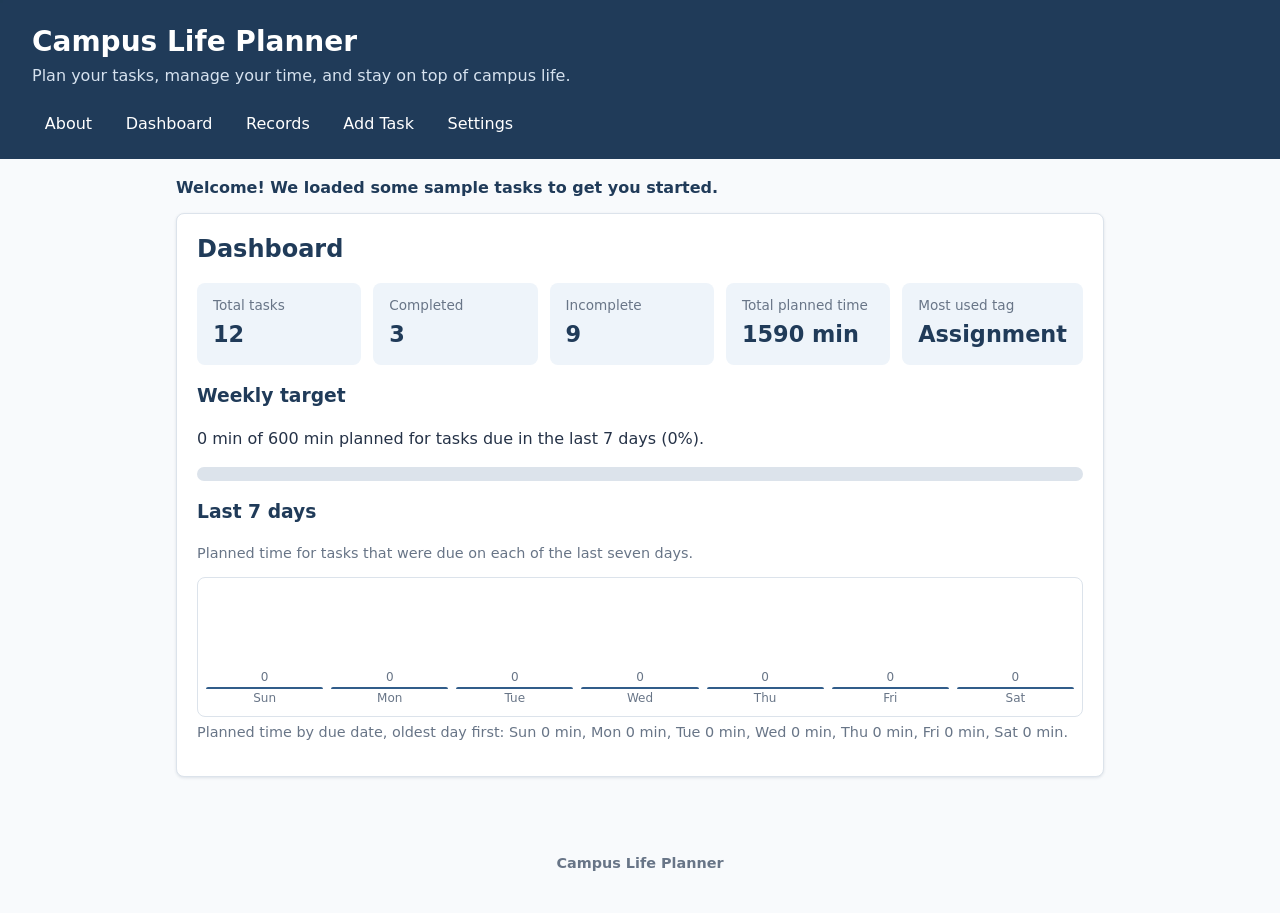
<file: index.html>
<!DOCTYPE html>
<html lang="en">
<head>
  <meta charset="UTF-8">
  <meta name="viewport" content="width=device-width, initial-scale=1">
  <title>Dashboard | Campus Life Planner</title>
  <link rel="stylesheet" href="style.css">
  <script type="module" src="scripts/app.js"></script>
</head>
<body>
  <a class="skip-link" href="#main-content">Skip to main content</a>

  <header class="site-header">
    <h1>Campus Life Planner</h1>
    <p>Plan your tasks, manage your time, and stay on top of campus life.</p>
    <nav aria-label="Main navigation">
      <ul class="nav-list">
        <li><a href="about.html">About</a></li>
        <li><a href="index.html" aria-current="page">Dashboard</a></li>
        <li><a href="records.html">Records</a></li>
        <li><a href="task-form.html">Add Task</a></li>
        <li><a href="settings.html">Settings</a></li>
      </ul>
    </nav>
  </header>

  <main id="main-content">

    <!-- Status message: screen readers announce changes automatically -->
    <p id="status-message" class="status-message" aria-live="polite"></p>

    <section id="dashboard" class="panel">
      <h2>Dashboard</h2>
      <p id="dashboard-empty" class="empty-message" hidden>No tasks yet. Add your first task to see your statistics.</p>

      <div class="dashboard-grid">
        <div class="stat-card"><span class="stat-label">Total tasks</span><span class="stat-value" id="stat-total">0</span></div>
        <div class="stat-card"><span class="stat-label">Completed</span><span class="stat-value" id="stat-completed">0</span></div>
        <div class="stat-card"><span class="stat-label">Incomplete</span><span class="stat-value" id="stat-incomplete">0</span></div>
        <div class="stat-card"><span class="stat-label">Total planned time</span><span class="stat-value" id="stat-duration">0 min</span></div>
        <div class="stat-card"><span class="stat-label">Most used tag</span><span class="stat-value" id="stat-top-tag">None</span></div>
      </div>

      <h3>Weekly target</h3>
      <p id="target-text">0 of 0 minutes planned this week.</p>
      <div class="progress-track">
        <div id="target-bar" class="progress-fill" role="progressbar" aria-label="Planned time compared with weekly target" aria-valuemin="0" aria-valuemax="100" aria-valuenow="0"></div>
      </div>

      <h3>Last 7 days</h3>
      <p class="hint">Planned time for tasks that were due on each of the last seven days.</p>
      <div id="week-chart" class="week-chart"></div>
      <p id="week-summary" class="hint"></p>
    </section>

  </main>

  <footer class="site-footer">
    <p><strong>Campus Life Planner</strong></p>
  </footer>
</body>
</html>
</file>
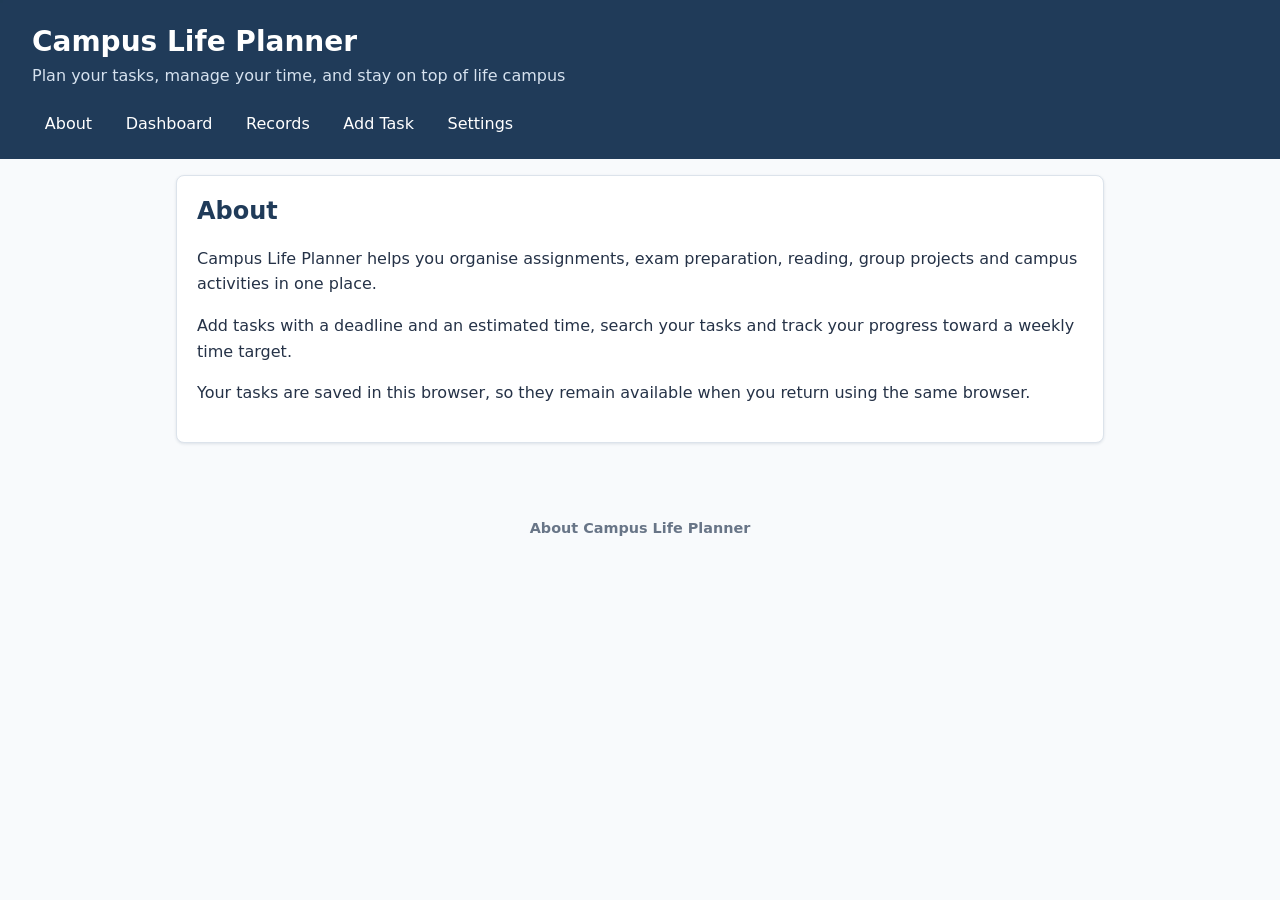
<file: about.html>
<!DOCTYPE html>
<html lang="en">
<head>
    <meta charset="UTF-8">
    <meta name="viewport" content="width=device-width, initial-scale=1.0">
    <title>About | Campus Life Planner</title>
    <link rel="stylesheet" href="style.css">
</head>
<body>
    <a class="skip-link" href="#main-content">skip to main content</a>

    <header class="site-header">
        <h1>Campus Life Planner</h1>
        <p>Plan your tasks, manage your time, and stay on top of life campus</p>

        <nav aria-label="Main navigation">
            <ul class="nav-list">
                <li><a href="about.html" aria-current="page">About</a></li>
                <li><a href="index.html">Dashboard</a></li>
                <li><a href="records.html">Records</a></li>
                <li><a href="task-form.html">Add Task</a></li>
                <li><a href="settings.html">Settings</a></li>
            </ul>
        </nav>
    </header>

    <main id="main-content">
        <section class="panel">
            <h2>About</h2>

            <p>
                Campus Life Planner helps you organise assignments, exam preparation,
                reading, group projects and campus activities in one place.
            </p>

            <p>
                Add tasks with a deadline and an estimated time, search your tasks
                and track your progress toward a weekly time target.
            </p>

            <p>
                Your tasks are saved in this browser, so they remain available when
                you return using the same browser.
            </p>
        </section>
    </main>

    <footer class="site-footer">
        <p><strong>About Campus Life Planner</strong></p>
    </footer>
</body>
</html>
</file>
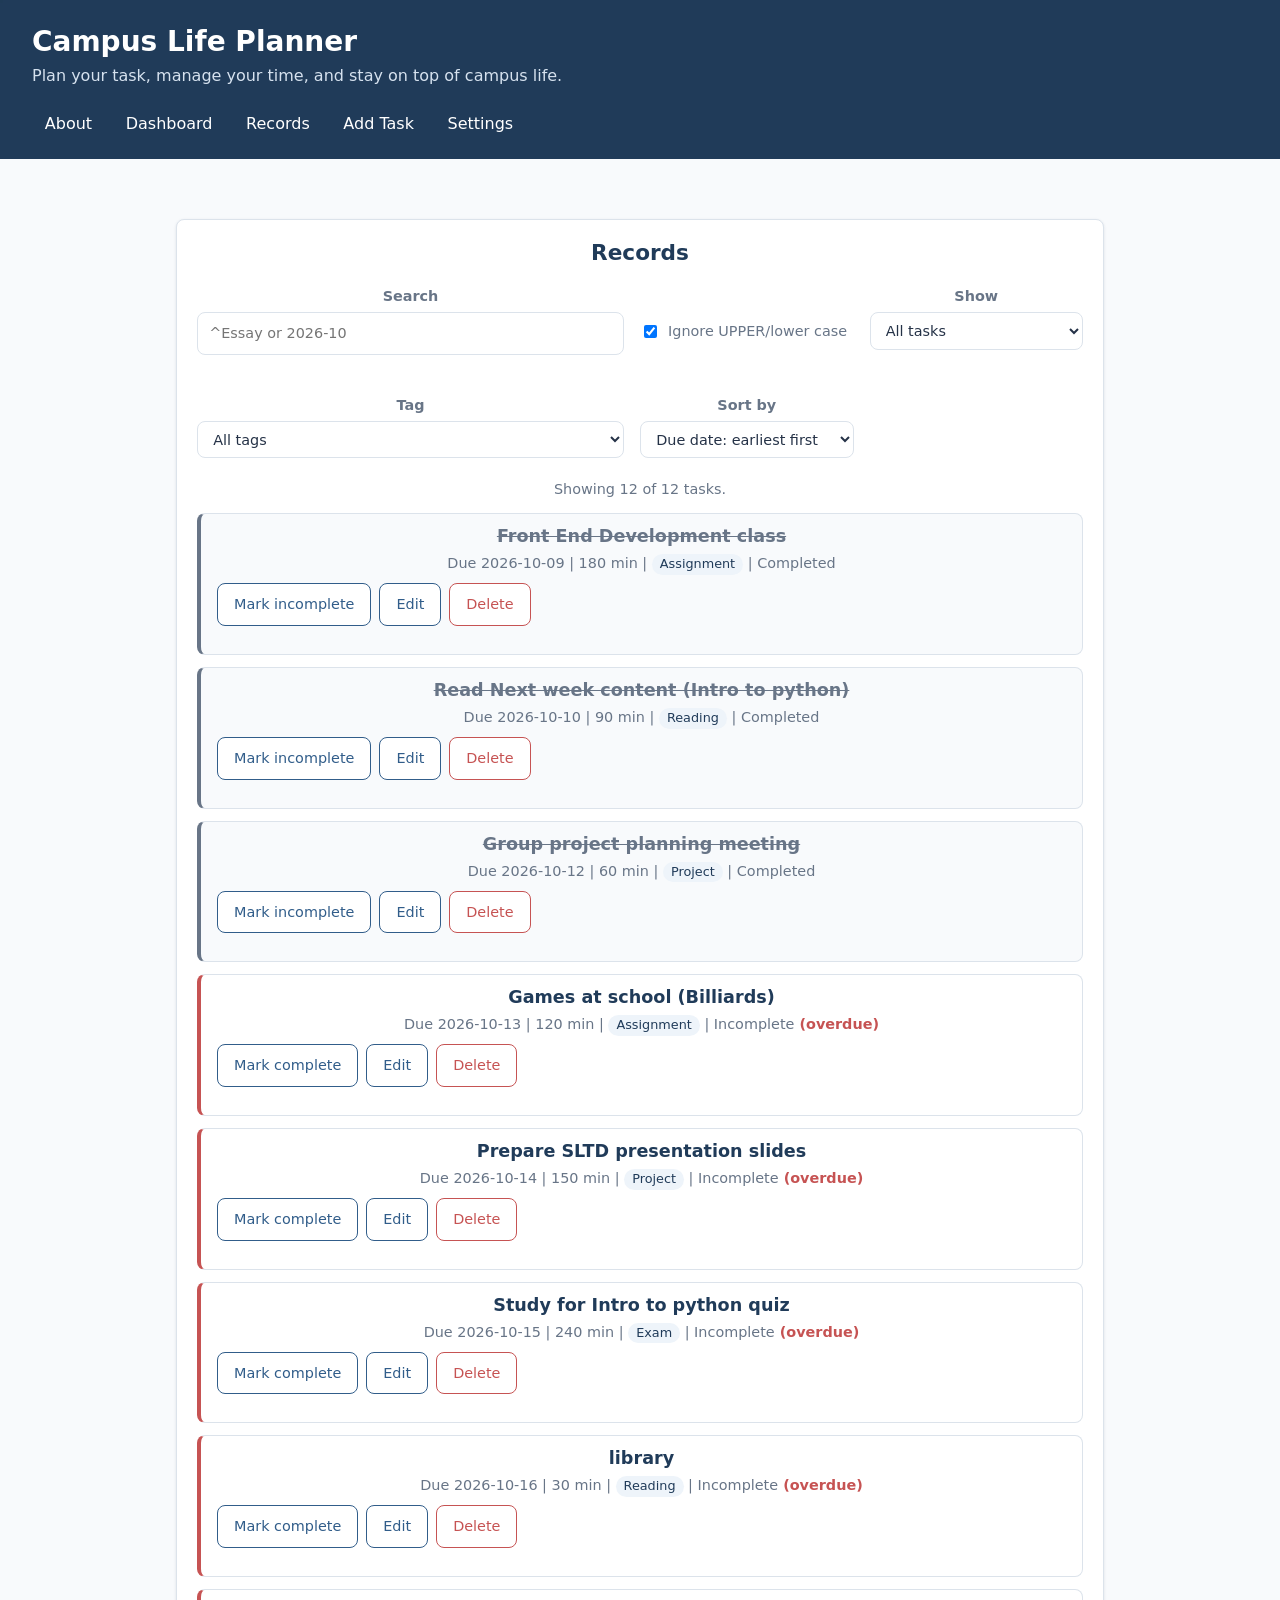
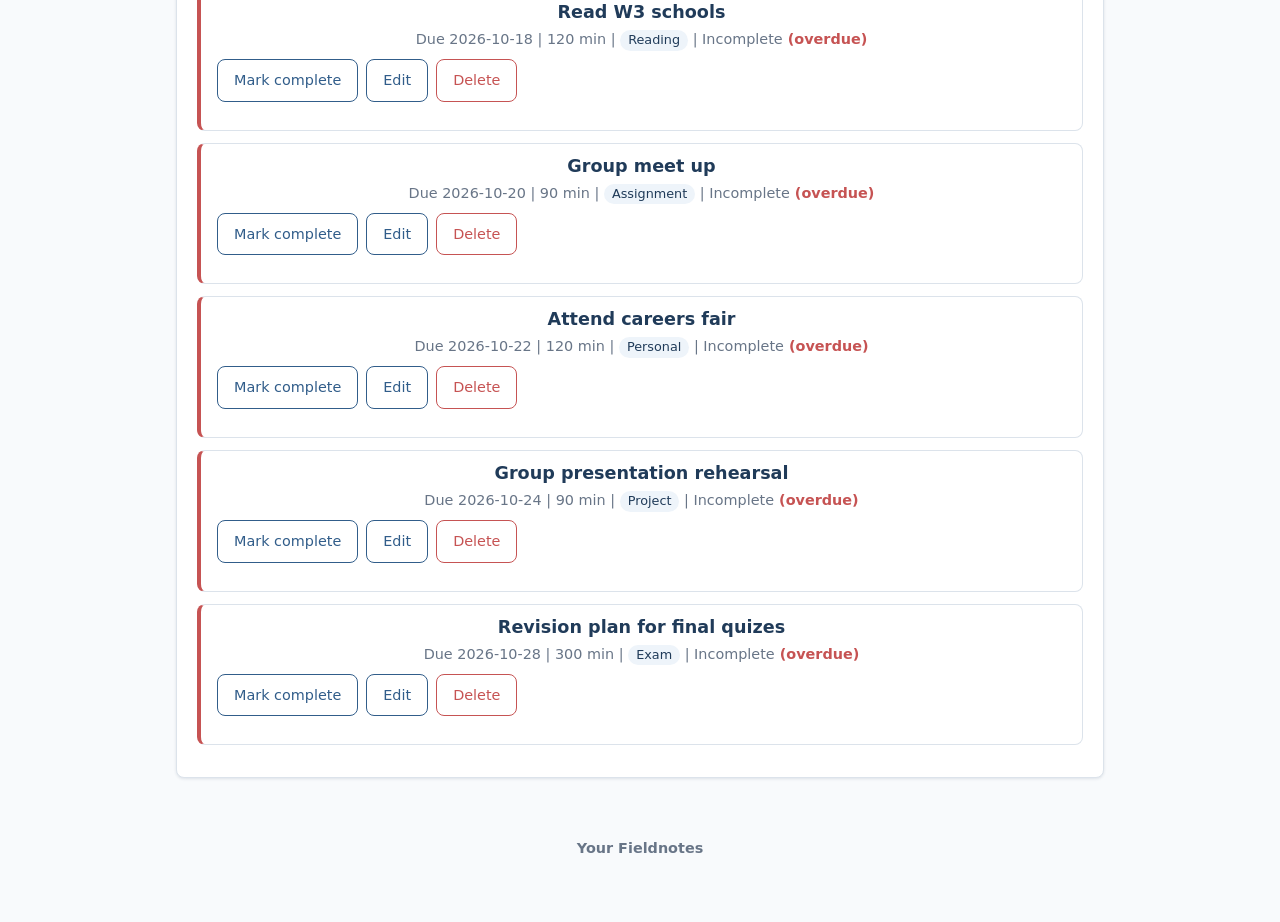
<file: records.html>
<!DOCTYPE html>
<html lang="en">
<head>
    <meta charset="UTF-8">
    <meta name="viewport" content="width=device-width, initial-scale=1.0">
    <title>Recoeds | Campus Life Planner</title>
    <link rel="stylesheet" href="style.css">
    <script type="module" src="scripts/app.js"></script>
</head>
<body>
    <a class="skip-link" href="#main-content">skip to main content</a>

    <header class="site-header">
        <h1>Campus Life Planner</h1>
        <p>Plan your task, manage your time, and stay on top of campus life.</p>

        <nav aria-label="Main navigation">
            <ul class="nav-list">
                <li><a href="about.html">About</a></li>
                <li><a href="index.html">Dashboard</a></li>
                <li><a href="records.html" aria-current="page">Records</a></li>
                <li><a href="task-form.html">Add Task</a></li>
                <li><a href="settings.html">Settings</a></li>
            </ul>
        </nav>
    </header>

    <main class="site-footer">
        <p id="status-message" class="status-message" aria-live="polite"></p>

        <section id="records" class="panel">
            <h2>Records</h2>

            <div class="toolbar">
                <div class="form-group">
                    <label for="search-input">Search</label>
                    <input type="text" id="search-input" placeholder="^Essay or 2026-10">

                    <p id="search-error" class="error-text" role="alert"></p>
                </div>
                <div class="form-group checkbox-group">
                    <input type="checkbox" id="search-case" checked>
                    <label for="search-case">Ignore UPPER/lower case</label>
                </div>
                <div class="form-group">
                    <label for="filter-status">Show</label>
                    <select id="filter-status">
                        <option value="all">All tasks</option>
                        <option value="incomplete">Incomplete only</option>
                        <option value="completed">Completed only</option>
                    </select>
                </div>
                <div class="form-group">
                    <label for="filter-tag">Tag</label>
                    <select id="filter-tag"><option value="all">All tags</option></select>
                </div>
                <div class="form-group">
                    <label for="sort-select">Sort by</label>
                    <select id="sort-select">
                        <option value="due-asc">Due date: earliest first</option>
                        <option value="due-desc">Due date: latest first</option>
                        <option value="title-asc">Title: A to Z</option>
                        <option value="title-desc">Title: Z to A</option>
                        <option value="duration-asc">Duration: shortest first</option>
                        <option value="duration-desc">Duration: longest first</option>
                    </select>
                </div>
            </div>

            <p id="result-count" class="hint"></p>
            <ul id="task-list" class="task-list"></ul>
        </section>

        <footer class="site-footer">
            <p><strong>Your Fieldnotes</strong></p>
        </footer>
    </main>
</body>
</html>
</file>
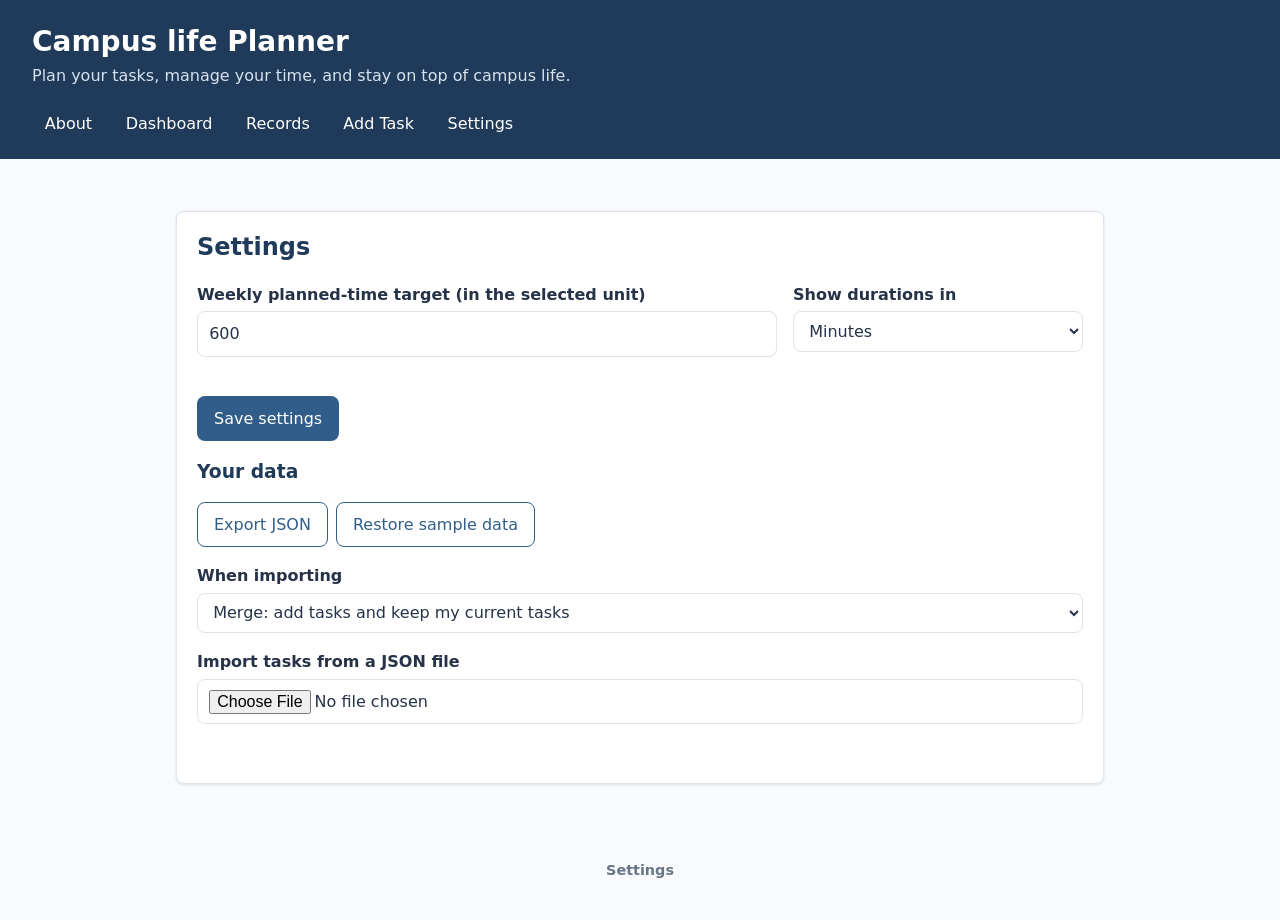
<file: settings.html>
<!DOCTYPE html>
<html lang="en">
<head>
    <meta charset="UTF-8">
    <meta name="viewport" content="width=device-width, initial-scale=1.0">
    <title>Settings | Campus Life Planner</title>
    <link rel="stylesheet" href="style.css">
    <script type="module" src="scripts/app.js"></script>
</head>
<body>
    <a class="skip-link" href="#main-content">skip to main content</a>

    <header class="site-header">
        <h1>Campus life Planner</h1>
        <p>Plan your tasks, manage your time, and stay on top of campus life.</p>

        <nav aria-label="Main navigation">
            <ul class="nav-list">
                <li><a href="about.html">About</a></li>
                <li><a href="index.html">Dashboard</a></li>
                <li><a href="records.html">Records</a></li>
                <li><a href="task-form.html">Add Task</a></li>
                <li><a href="settings.html" aria-current="page">Settings</a></li>
            </ul>
        </nav>
    </header>

    <main id="main-content">
        <p id="status-message" class="status-message" aria-live="polite"></p>

        <section id="settings" class="panel">
            <h2>Settings</h2>

            <div class="form-row">
                <div class="form-group">
                    <label for="target-input">Weekly planned-time target (in the selected unit)</label>
                    <input type="text" id="target-input" inputmode="decimal">
                    <p class="error-text" id="target-error"></p>
                </div>
                <div class="form-group">
                    <label for="display-unit">Show durations in</label>
                    <select id="display-unit">
                        <option value="minutes">Minutes</option>
                            <option value="hours">Hours</option>
                    </select>
                </div>
            </div>

            <button type="button" class="primary-button" id="save-settings-button">Save settings</button>

            <h3>Your data</h3>
            <div class="button-row">
                <button type="button" class="secondary-button" id="export-button">Export JSON</button>
                <button type="button" class="secondary-button" id="restore-button">Restore sample data</button>
            </div>
            <div class="form-group">
                <label for="import-mode">When importing</label>
                <select id="import-mode">
                    <option value="merge">Merge: add tasks and keep my current tasks</option>
                    <option value="replace">Replace: remove my current tasks first</option>
                </select>
            </div>
            <div class="form-group">
                <label for="import-file">Import tasks from a JSON file</label>
                <input type="file" id="import-file" accept=".json,application/json">
                <p class="error-text" id="import-error" role="alert"></p>
            </div>
        </section>

    </main>
    <footer class="site-footer">
        <p><strong>Settings</strong></p>
    </footer>
</body>
</html>
</file>
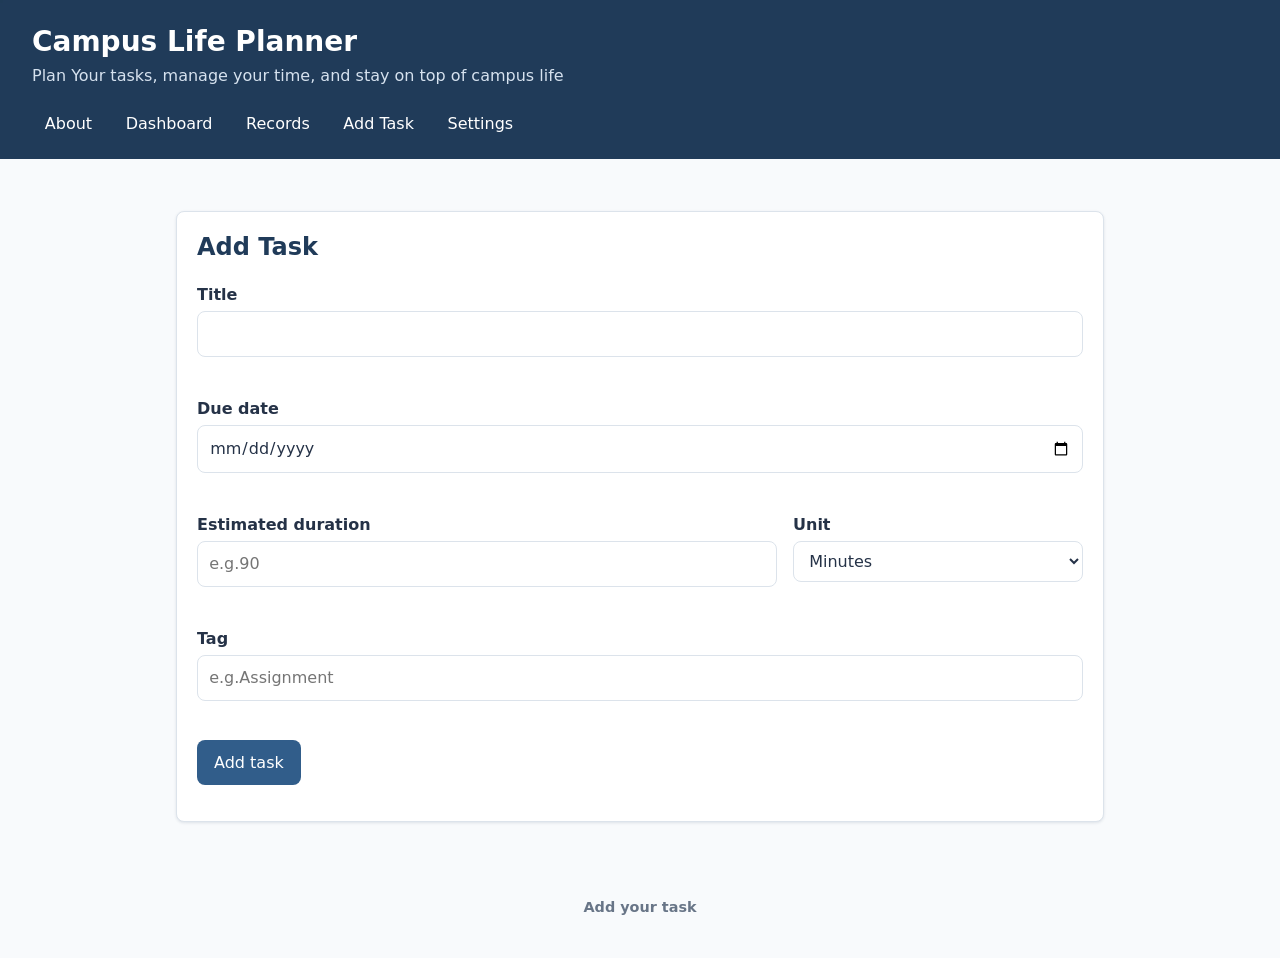
<file: task-form.html>
<!DOCTYPE html>
<html lang="en">
<head>
    <meta charset="UTF-8">
    <meta name="viewport" content="width=device-width, initial-scale=1.0">
    <title>Add Task | Campus Life Planner</title>
    <link rel="stylesheet" href="style.css">
    <script type="module" src="scripts/app.js"></script>
</head>
<body>
    <a class="skip-link" href="#main-content">Skip to main content</a>

    <header class="site-header">
        <h1>Campus Life Planner</h1>
        <p>Plan Your tasks, manage your time, and stay on top of campus life</p>

        <nav aria-label="Main-navigation">
            <ul class="nav-list">
                <li><a href="about.html">About</a></li>
                <li><a href="index.html">Dashboard</a></li>
                <li><a href="records.html">Records</a></li>
                <li><a href="task-form.html" aria-current="page">Add Task</a></li>
                <li><a href="settings.html">Settings</a></li>
            </ul>
        </nav>
    </header>

    <main id="main-content">
        <p id="status-message" class="status-message" aria-live="polite"></p>

        <section id="task-form-section" class="panel">
            <h2 id="form-heading">Add Task</h2>
            <form id="task-form" novalidate>
                <input type="hidden" id="task-id">

                <div class="form-group">
                    <label for="task-title">Title</label>
                    <input type="text" id="task-title" autocomplete="off">
                    <p class="error-text" id="title-error"></p>
                </div>

                <div class="form-group">
                    <label for="task-date">Due date</label>
                    <input type="date" id="task-date">
                    <p class="error-text" id="date-error"></p>
                </div>

                <div class="form-row">
                    <div class="form-group">
                        <label for="task-duration">Estimated duration</label>
                        <input type="text" id="task-duration" inputmode="decimal" placeholder="e.g.90">
                        <p class="error-text" id="duration-error"></p>
                    </div>
                    <div class="form-group">
                        <label for="task-unit">Unit</label>
                        <select id="task-unit">
                            <option value="minutes">Minutes</option>
                            <option value="hours">Hours</option>
                        </select>
                    </div>
                </div>

                <div class="form-group">
                    <label for="task-tag">Tag</label>
                    <input type="text" id="task-tag" list="tag-options" placeholder="e.g.Assignment">
                    <datalist id="tag-options">
                        <option value="Assignment"></option>
                        <option value="Exam"></option>
                        <option value="Reading"></option>
                        <option value="Project"></option>
                        <option value="Personal"></option>
                    </datalist>
                    <p class="error-text" id="target-error"></p>
                </div>

                <div class="button-row">
                    <button type="submit" class="primary-button" id="save-button">Add task</button>
                    <button type="button" class="secondary-button" id="cancel-edit-button" hidden>Cancel editing</button>
                </div>
            </form>
        </section>

    </main>

    <footer class="site-footer">
        <p><strong>Add your task</strong></p>
    </footer>
</body>
</html>
</file>
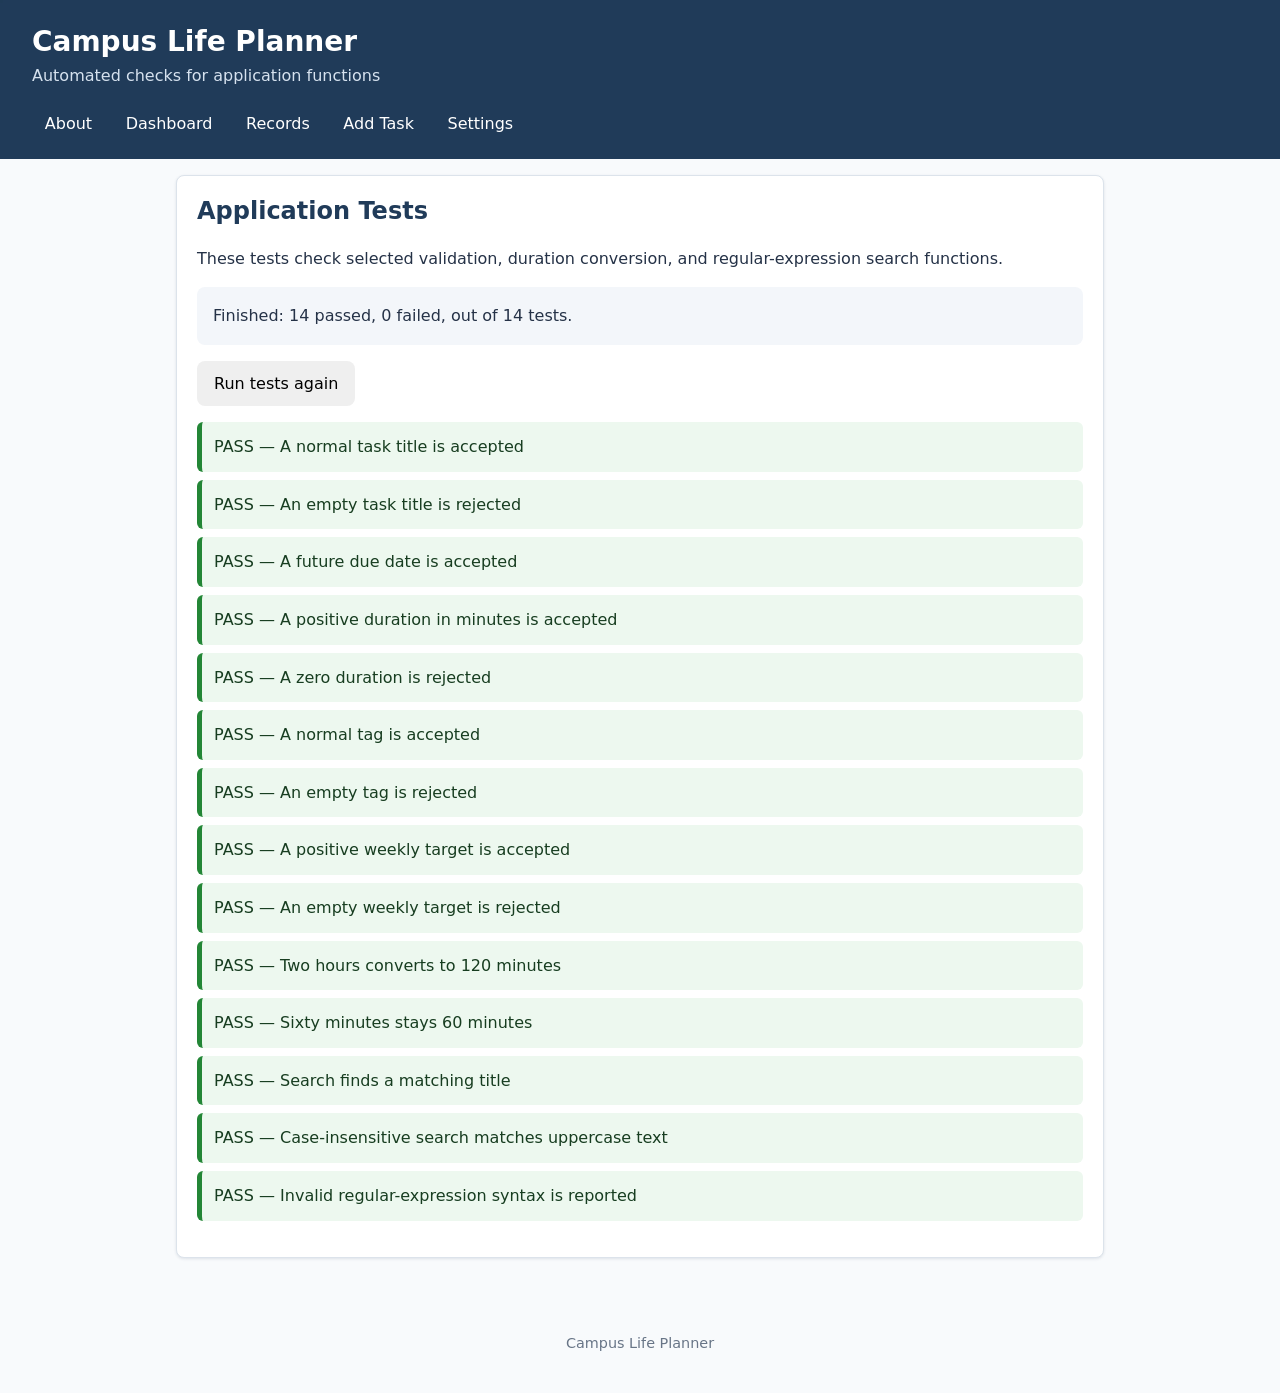
<file: tests.html>
<!DOCTYPE html>
<html lang="en">
<head>
  <meta charset="UTF-8">
  <meta name="viewport" content="width=device-width, initial-scale=1.0">
  <title>Campus Life Planner | Tests</title>
  <link rel="stylesheet" href="style.css">
  <style>
    .test-summary {
      padding: 1rem;
      margin-bottom: 1rem;
      border-radius: 8px;
      background: var(--panel, #f3f6fa);
    }

    .test-results {
      padding-left: 0;
      list-style: none;
    }

    .test-results li {
      padding: 0.75rem;
      margin-bottom: 0.5rem;
      border-radius: 6px;
      overflow-wrap: anywhere;
    }

    .test-pass {
      border-left: 5px solid #238636;
      background: #edf8ef;
      color: #173d20;
    }

    .test-fail {
      border-left: 5px solid #cf222e;
      background: #fff0f0;
      color: #6e1018;
    }

    .test-error {
      color: #b42318;
      overflow-wrap: anywhere;
    }
  </style>
</head>
<body>
  <a class="skip-link" href="#main-content">Skip to main content</a>

  <header class="site-header">
    <h1>Campus Life Planner</h1>
    <p>Automated checks for application functions</p>

    <nav aria-label="Main navigation">
      <ul class="nav-list">
        <li><a href="about.html">About</a></li>
        <li><a href="index.html">Dashboard</a></li>
        <li><a href="records.html">Records</a></li>
        <li><a href="task-form.html">Add Task</a></li>
        <li><a href="settings.html">Settings</a></li>
      </ul>
    </nav>
  </header>

  <main id="main-content">
    <section class="panel">
      <h2>Application Tests</h2>
      <p>
        These tests check selected validation, duration conversion,
        and regular-expression search functions.
      </p>

      <div id="test-summary" class="test-summary" role="status"
           aria-live="polite">
        Tests have not run yet.
      </div>

      <button id="run-tests" type="button">Run tests again</button>

      <ul id="test-results" class="test-results"
          aria-label="Test results"></ul>

      <p id="test-error" class="test-error"></p>
    </section>
  </main>

  <footer class="site-footer">
    <p>Campus Life Planner</p>
  </footer>

  <script type="module">
    import {
      validateTitle,
      validateDate,
      validateDuration,
      validateTag,
      validateTarget
    } from "./scripts/validators.js";

    import { compileSearch } from "./scripts/search.js";
    import { toMinutes } from "./scripts/state.js";

    const summary = document.getElementById("test-summary");
    const resultsList = document.getElementById("test-results");
    const errorBox = document.getElementById("test-error");
    const runButton = document.getElementById("run-tests");

    function futureDate(daysAhead) {
      const date = new Date();
      date.setDate(date.getDate() + daysAhead);

      const year = date.getFullYear();
      const month = String(date.getMonth() + 1).padStart(2, "0");
      const day = String(date.getDate()).padStart(2, "0");

      return year + "-" + month + "-" + day;
    }

    function addTest(name, testFunction) {
      const item = document.createElement("li");

      try {
        const passed = testFunction();

        if (passed) {
          item.className = "test-pass";
          item.textContent = "PASS — " + name;
          resultsList.appendChild(item);
          return true;
        }

        item.className = "test-fail";
        item.textContent = "FAIL — " + name;
      } catch (error) {
        item.className = "test-fail";
        item.textContent = "ERROR — " + name + ": " + error.message;
      }

      resultsList.appendChild(item);
      return false;
    }

    function runTests() {
      resultsList.replaceChildren();
      errorBox.textContent = "";

      let passed = 0;
      let failed = 0;

      const tests = [
        [
          "A normal task title is accepted",
          () => validateTitle("Study for exams") === ""
        ],
        [
          "An empty task title is rejected",
          () => validateTitle("").length > 0
        ],
        [
          "A future due date is accepted",
          () => validateDate(futureDate(2)) === ""
        ],
        [
          "A positive duration in minutes is accepted",
          () => validateDuration("60", "minutes") === ""
        ],
        [
          "A zero duration is rejected",
          () => validateDuration("0", "minutes").length > 0
        ],
        [
          "A normal tag is accepted",
          () => validateTag("Study") === ""
        ],
        [
          "An empty tag is rejected",
          () => validateTag("").length > 0
        ],
        [
          "A positive weekly target is accepted",
          () => validateTarget("600", "minutes") === ""
        ],
        [
          "An empty weekly target is rejected",
          () => validateTarget("", "minutes").length > 0
        ],
        [
          "Two hours converts to 120 minutes",
          () => toMinutes("2", "hours") === 120
        ],
        [
          "Sixty minutes stays 60 minutes",
          () => toMinutes("60", "minutes") === 60
        ],
        [
          "Search finds a matching title",
          () => {
            const result = compileSearch("python", true);
            return result.error === "" &&
              result.regex.test("Study Python");
          }
        ],
        [
          "Case-insensitive search matches uppercase text",
          () => {
            const result = compileSearch("python", true);
            return result.error === "" &&
              result.regex.test("PYTHON");
          }
        ],
        [
          "Invalid regular-expression syntax is reported",
          () => {
            const result = compileSearch("[", true);
            return result.error !== "";
          }
        ]
      ];

      for (const test of tests) {
        if (addTest(test[0], test[1])) {
          passed++;
        } else {
          failed++;
        }
      }

      summary.textContent =
        "Finished: " + passed + " passed, " +
        failed + " failed, out of " + tests.length + " tests.";

      if (failed > 0) {
        errorBox.textContent =
          "Some tests failed. Review the results above and check the relevant functions.";
      }
    }

    runButton.addEventListener("click", runTests);
    runTests();
  </script>
</body>
</html>
</file>
<file: style.css>
/* ==========================================================
   Campus Life Planner - style.css
   Read from top to bottom. Change the colours in section 1.
   ========================================================== */

/* 1. CSS VARIABLES ---------------------------------------- */
:root {
  --blue: #315D8A;
  --blue-dark: #203B59;
  --blue-light: #EEF4FA;
  --background: #F8FAFC;
  --white: #FFFFFF;
  --red: #C65353;
  --text: #253247;
  --text-muted: #687587;
  --border: #DCE3EB;

  --font: system-ui, -apple-system, "Segoe UI", Roboto, Arial, sans-serif;
  --radius: 8px;
  --shadow: 0 1px 3px rgba(32, 59, 89, 0.12);
}

/* 2. BASIC RESET AND BODY --------------------------------- */
* {
  box-sizing: border-box;
}

body {
  margin: 0;
  font-family: var(--font);
  font-size: 1rem;
  line-height: 1.6;
  color: var(--text);
  background: var(--background);
}

h1, h2, h3 {
  color: var(--blue-dark);
  line-height: 1.25;
}

h2 { margin-top: 0; }

a { color: var(--blue); }

/* 3. HEADER AND NAVIGATION -------------------------------- */
.site-header {
  background: var(--blue-dark);
  color: var(--white);
  padding: 1.25rem 1rem 0.75rem;
}

.site-header h1 {
  color: var(--white);
  margin: 0 0 0.25rem;
  font-size: 1.75rem;
}

.site-header p {
  margin: 0 0 1rem;
  color: #D6E2EF;
}

.nav-list {
  display: flex;
  flex-wrap: wrap;
  gap: 0.5rem;
  list-style: none;
  margin: 0;
  padding: 0;
}

.nav-list a {
  display: block;
  padding: 0.4rem 0.8rem;
  color: var(--white);
  text-decoration: none;
  border-radius: var(--radius);
}

.nav-list a:hover {
  background: var(--blue);
}

/* 4. MAIN LAYOUT ------------------------------------------ */
main {
  max-width: 960px;
  margin: 0 auto;
  padding: 1rem;
}

.panel {
  background: var(--white);
  border: 1px solid var(--border);
  border-radius: var(--radius);
  box-shadow: var(--shadow);
  padding: 1.25rem;
  margin-bottom: 1.25rem;
}

.hint {
  color: var(--text-muted);
  font-size: 0.9rem;
  margin: 0.25rem 0 0.75rem;
}

.empty-message {
  background: var(--blue-light);
  padding: 0.75rem 1rem;
  border-radius: var(--radius);
}

.site-footer {
  text-align: center;
  color: var(--text-muted);
  font-size: 0.9rem;
  padding: 1.5rem 1rem;
}

/* 5. DASHBOARD CARDS -------------------------------------- */
.dashboard-grid {
  display: grid;
  grid-template-columns: 1fr 1fr;
  gap: 0.75rem;
  margin-bottom: 1rem;
}

.stat-card {
  transition: transform 0.25s ease, box-shadow 0.25s ease;
  display: flex;
  flex-direction: column;
  background: var(--blue-light);
  border-radius: var(--radius);
  padding: 0.75rem 1rem;
}

.stat-card:hover {
  transform: translateY(-5px);
  box-shadow: 0 8px 18px rgba(32, 59, 87, 0.15);
}

.stat-label {
  color: var(--text-muted);
  font-size: 0.85rem;
}

.stat-value {
  color: var(--blue-dark);
  font-size: 1.4rem;
  font-weight: bold;
}

/* Weekly target progress bar */
.progress-track {
  background: var(--border);
  border-radius: 999px;
  height: 14px;
  overflow: hidden;
}

.progress-fill {
  background: var(--blue);
  height: 100%;
  width: 0;
  border-radius: 999px;
  transition: width 0.45 ease;
}

/* Turns red when planned time goes over the target */
.progress-fill.over-target {
  background: var(--red);
}

/* Simple CSS bar chart for the last 7 days */
.week-chart {
  display: flex;
  align-items: flex-end;
  gap: 0.5rem;
  height: 140px;
  padding: 0.5rem;
  border: 1px solid var(--border);
  border-radius: var(--radius);
}

.chart-column {
  flex: 1;
  display: flex;
  flex-direction: column;
  justify-content: flex-end;
  align-items: center;
  height: 100%;
  font-size: 0.75rem;
  color: var(--text-muted);
}

.chart-bar {
  width: 100%;
  background: var(--blue);
  border-radius: 4px 4px 0 0;
  min-height: 2px;
}

/* 6. FORMS AND BUTTONS ------------------------------------ */
.form-group {
  margin-bottom: 1rem;
}

.form-row {
  display: grid;
  grid-template-columns: 1fr;
  gap: 0 1rem;
}

label {
  display: block;
  font-weight: 600;
  margin-bottom: 0.25rem;
}

input[type="text"],
input[type="date"],
input[type="file"],
select {
  width: 100%;
  padding: 0.55rem 0.7rem;
  font: inherit;
  color: var(--text);
  background: var(--white);
  border: 1px solid var(--border);
  border-radius: var(--radius);
}

.checkbox-group {
  display: flex;
  align-items: center;
  gap: 0.5rem;
}

.checkbox-group label {
  margin: 0;
  font-weight: normal;
}

.button-row {
  display: flex;
  flex-wrap: wrap;
  gap: 0.5rem;
  margin-bottom: 1rem;
}

button {
  font: inherit;
  padding: 0.55rem 1rem;
  border-radius: var(--radius);
  border: 1px solid transparent;
  cursor: pointer;
}

.primary-button {
  background: var(--blue);
  color: var(--white);
}

.primary-button:hover {
  background: var(--blue-dark);
}

.secondary-button {
  background: var(--white);
  color: var(--blue);
  border-color: var(--blue);
}

.secondary-button:hover {
  background: var(--blue-light);
}

.danger-button {
  background: var(--white);
  color: var(--red);
  border-color: var(--red);
}

.danger-button:hover {
  background: var(--red);
  color: var(--white);
}

/* 7. TASK RECORDS ----------------------------------------- */
.task-list {
  list-style: none;
  margin: 0;
  padding: 0;
}

.task-card {
  border: 1px solid var(--border);
  border-left: 4px solid var(--blue);
  border-radius: var(--radius);
  padding: 0.75rem 1rem;
  margin-bottom: 0.75rem;
}

.task-card.completed {
  background: var(--background);
  border-left-color: var(--text-muted);
}

.task-card.completed .task-title {
  text-decoration: line-through;
  color: var(--text-muted);
}

.task-card.overdue {
  border-left-color: var(--red);
}

.task-title {
  margin: 0 0 0.25rem;
  font-size: 1.1rem;
}

.task-details {
  color: var(--text-muted);
  font-size: 0.9rem;
  margin: 0 0 0.5rem;
}

.tag-label {
  display: inline-block;
  background: var(--blue-light);
  color: var(--blue-dark);
  padding: 0 0.5rem;
  border-radius: 999px;
  font-size: 0.8rem;
}

.overdue-label {
  color: var(--red);
  font-weight: 600;
}

/* Highlighted search matches (the <mark> element) */
mark {
  background: #FFE9A8;
  color: var(--text);
  padding: 0 2px;
}

/* 8. ALERTS AND STATUS MESSAGES --------------------------- */
.status-message {
  min-height: 1.5rem;
  margin: 0 0 0.75rem;
  color: var(--blue-dark);
  font-weight: 600;
}

.error-text {
  color: var(--red);
  font-size: 0.9rem;
  margin: 0.25rem 0 0;
  min-height: 1.2rem;
}

/* 9. RESPONSIVE MEDIA QUERIES (mobile-first) -------------- */
@media (min-width: 768px) {
  .site-header {
    padding: 1.5rem 2rem 1rem;
  }

  .dashboard-grid {
    grid-template-columns: repeat(3, 1fr);
  }

  .form-row {
    grid-template-columns: 2fr 1fr;
  }

  .toolbar {
    display: grid;
    grid-template-columns: 1fr 1fr;
    gap: 0 1rem;
  }
}

@media (min-width: 1024px) {
  .dashboard-grid {
    grid-template-columns: repeat(5, 1fr);
  }

  .toolbar {
    grid-template-columns: 2fr 1fr 1fr;
  }
}

/* 10. ACCESSIBILITY AND REDUCED MOTION -------------------- */
/* Skip link: hidden until a keyboard user tabs to it */
.skip-link {
  position: absolute;
  width: 1px;
  height: 1px;
  margin: -1px;
  overflow: hidden;
  clip: rect(0, 0, 0, 0,);
  padding: 0;
  white-space: nowrap;
  border: 2px solid #1f3b57;
}

.skip-link:focus,
.skip-link:focus-visible {
  position: absolute;
  top: 10px;
  left: 10px;
  z-index: 1000;
  width: auto;
  height: auto;
  padding: 10px 16px;
  margin: 0;
  overflow: visible;
  clip: auto;
  white-space: normal;
  background: #FFFFFF;
  color: #1f3b57;
  border: 2px solid #1f3b57;
  border-radius: 6px;
}

/* Clear keyboard focus on every interactive element */
a:focus-visible,
button:focus-visible,
input:focus-visible,
select:focus-visible {
  outline: 3px solid #E0A400;
  outline-offset: 2px;
}

@media (prefers-reduced-motion: reduce) {
  * {
    transition: none;
    animation: none;
    scroll-behavior: auto;
  }
}
</file>
